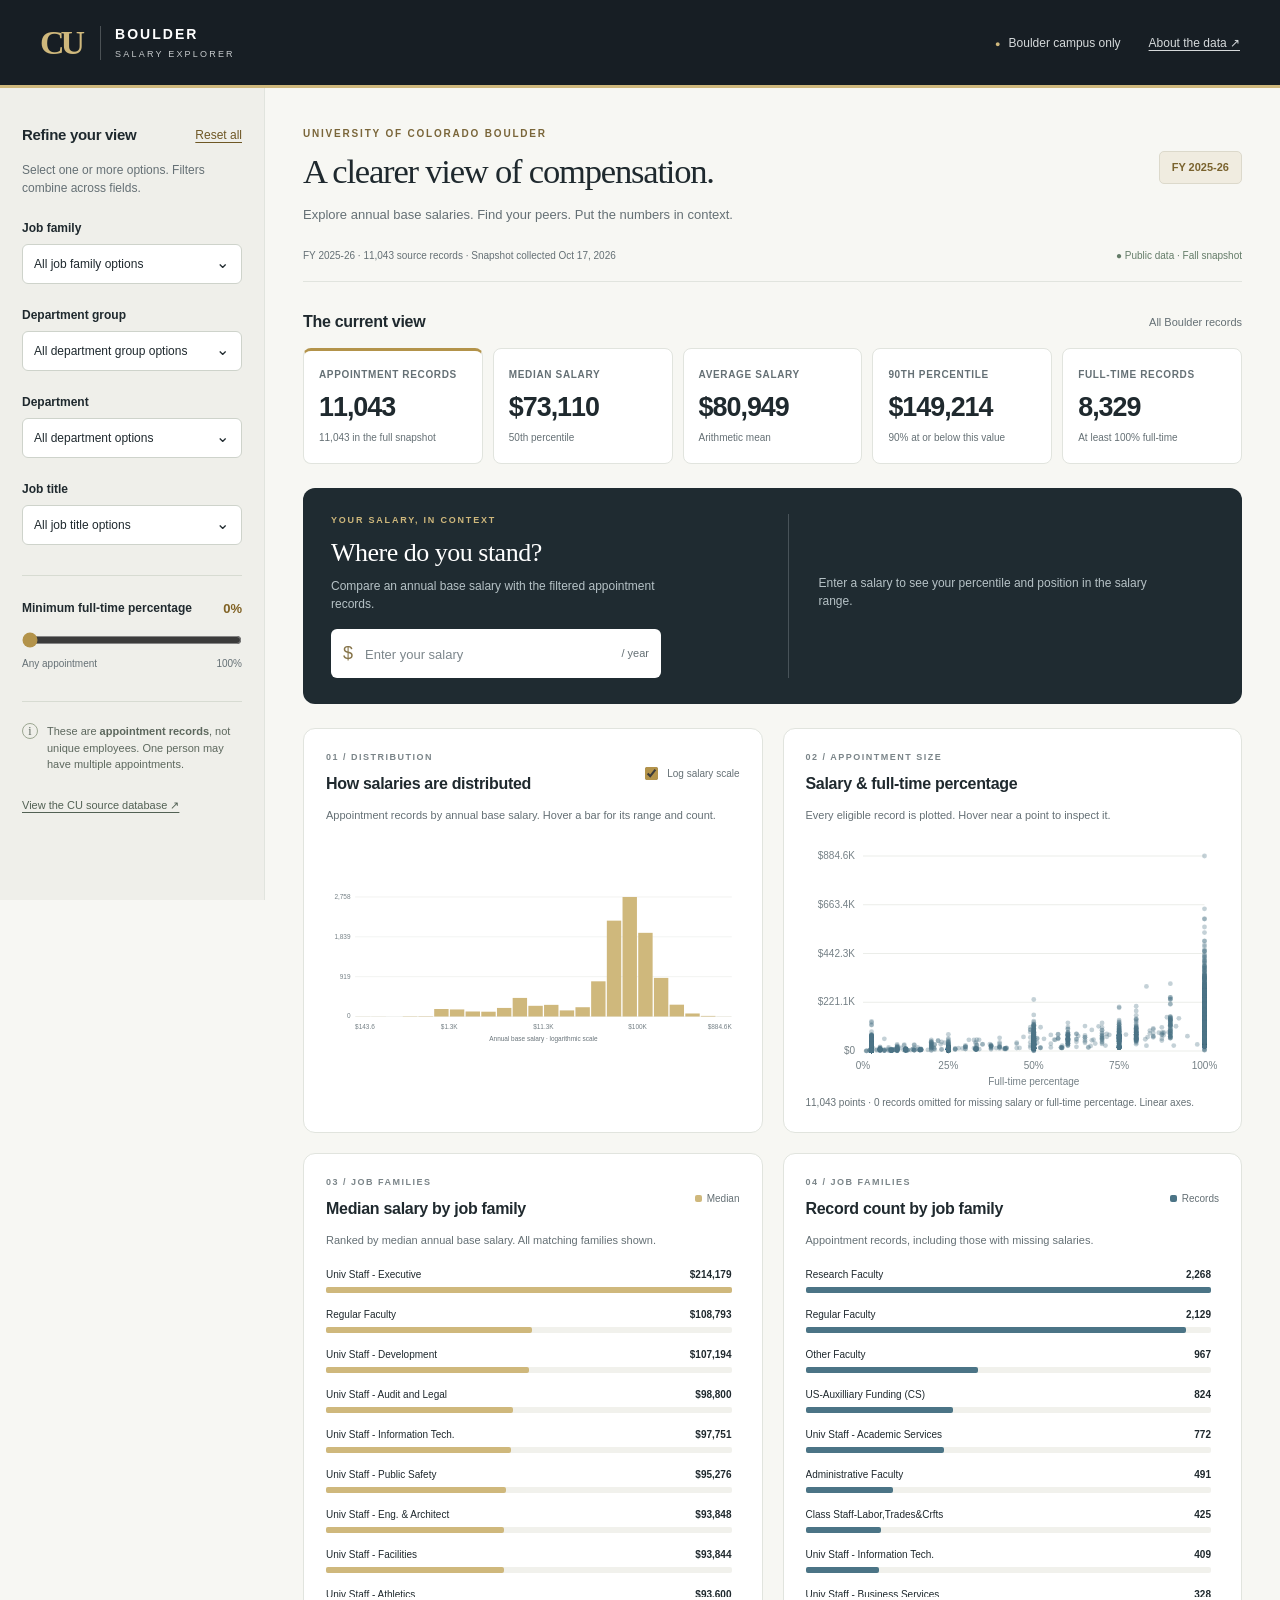
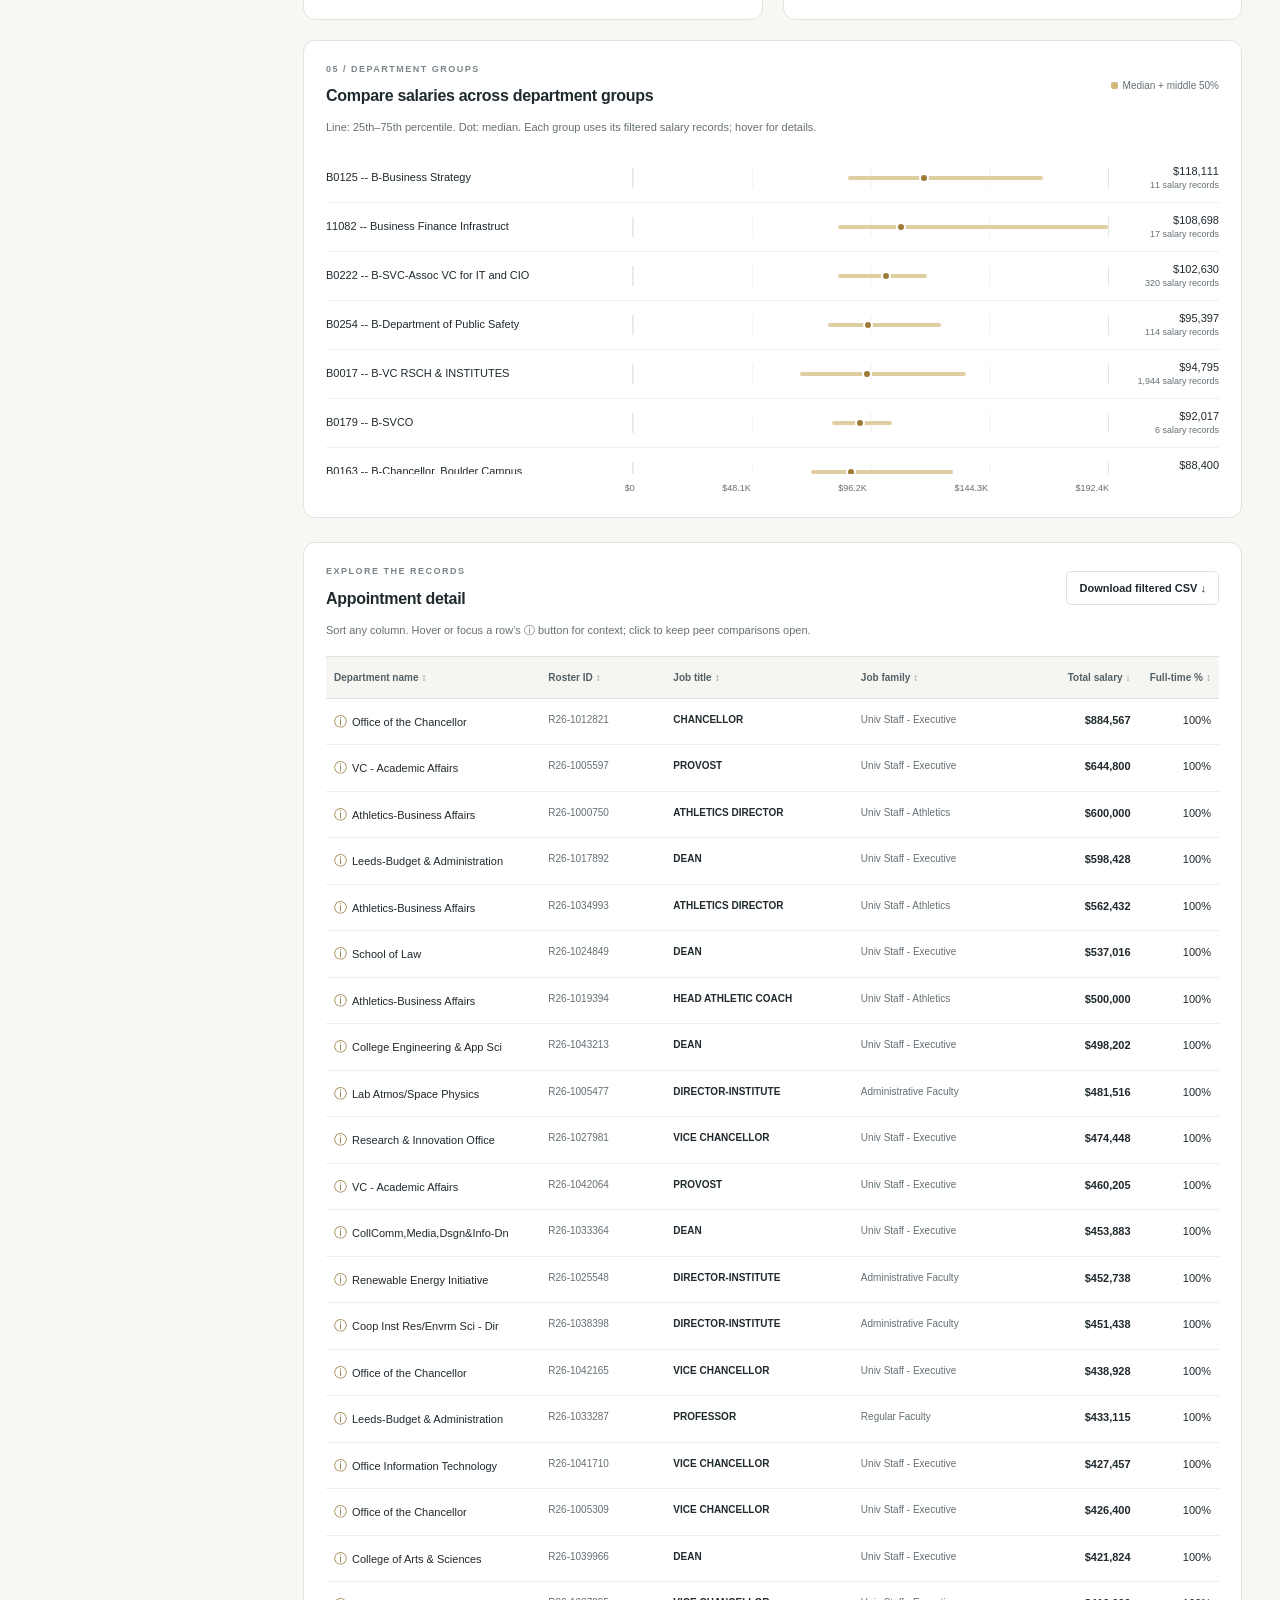
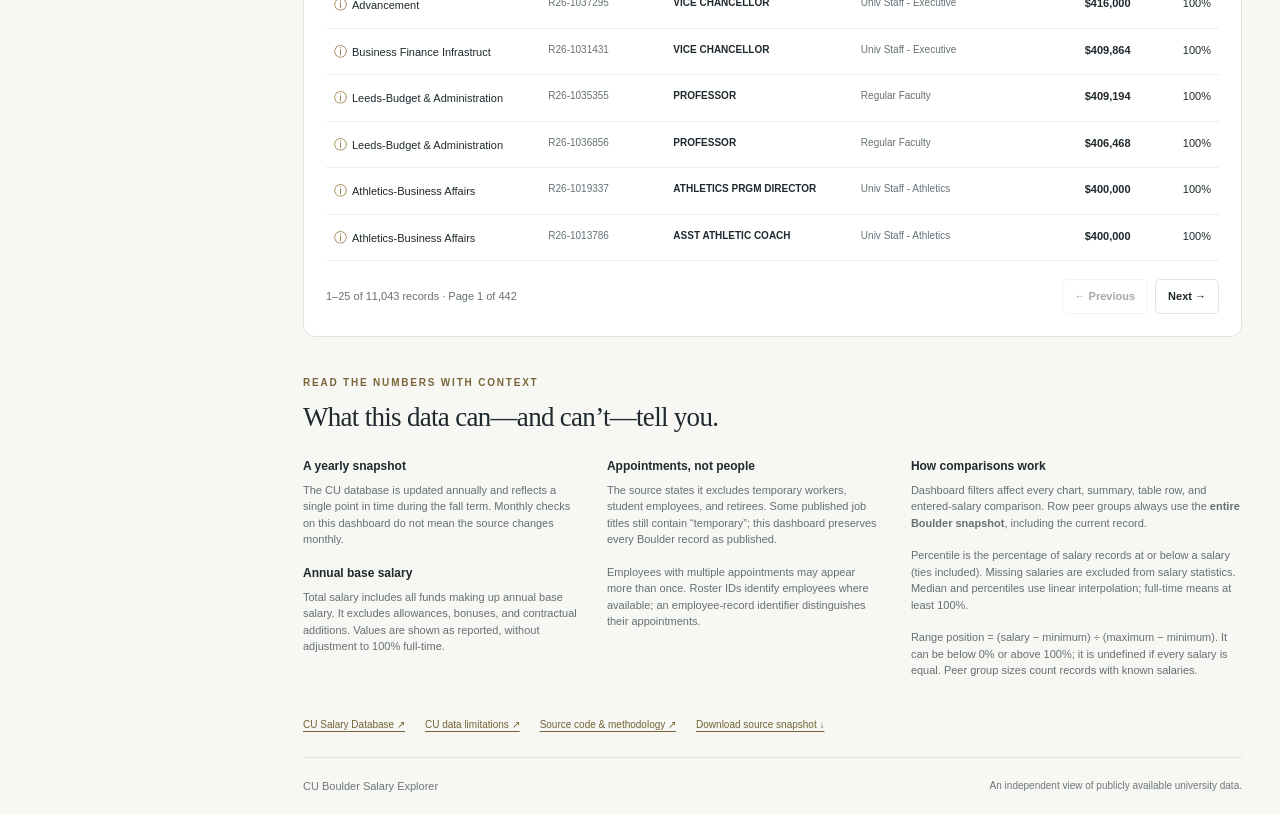
<file: index.html>
<!doctype html>
<html lang="en">
<head>
  <meta charset="utf-8"><meta name="viewport" content="width=device-width,initial-scale=1">
  <meta name="theme-color" content="#171e24">
  <meta name="description" content="Explore CU Boulder annual base salary records, compare appointments, and understand the data behind the numbers.">
  <title>CU Boulder · Salary Explorer</title>
  <link rel="icon" href="assets/favicon.svg" type="image/svg+xml">
  <link rel="stylesheet" href="assets/style.css">
  <script type="module" src="assets/app.js"></script>
</head>
<body>
<a class="skip" href="#main">Skip to dashboard</a>
<header class="topbar"><a class="brand" href="./"><span class="brand-mark">CU</span><span>BOULDER<span class="brand-sub">SALARY EXPLORER</span></span></a><div class="top-links"><span class="campus-dot">Boulder campus only</span><a href="#about">About the data ↗</a></div></header>
<div class="layout">
<aside class="sidebar" aria-label="Dashboard filters">
  <div class="sidebar-heading"><h2>Refine your view</h2><button id="reset" disabled class="text-button">Reset all</button></div>
  <p class="muted small">Select one or more options. Filters combine across fields.</p>
  <div id="filters"></div>
  <div class="minimum"><label for="minimum">Minimum full-time percentage <output id="minimum-value" for="minimum">0%</output></label><input id="minimum" disabled type="range" min="0" max="100" step="1" value="0"><div class="range-labels"><span>Any appointment</span><span>100%</span></div></div>
  <div class="sidebar-note"><span class="note-icon">i</span><p>These are <strong>appointment records</strong>, not unique employees. One person may have multiple appointments.</p></div>
  <a class="source-link" href="https://www.cu.edu/budget/cu-salary-database" target="_blank" rel="noopener">View the CU source database ↗</a>
</aside>
<main id="main" tabindex="-1">
  <div class="page-heading"><div><p class="eyebrow">UNIVERSITY OF COLORADO BOULDER</p><h1>A clearer view of compensation.</h1><p class="intro">Explore annual base salaries. Find your peers. Put the numbers in context.</p></div><span id="year" class="year-badge">Loading fiscal year…</span></div>
  <div class="snapshot-line"><span id="snapshot">Loading source data…</span><span class="live-label">● Public data · Fall snapshot</span></div>
  <div id="load-error" class="error" role="alert" hidden></div>
  <noscript><p class="error">Enable JavaScript to explore this dashboard. The full dataset is also available as <a href="data/salaries.json">JSON</a>.</p></noscript>
  <section class="overview" aria-labelledby="overview-title"><div class="section-heading"><h2 id="overview-title">The current view</h2><span id="active-summary" role="status" aria-live="polite">All Boulder records</span></div><div id="metrics" class="metrics" aria-busy="true"></div></section>
  <section class="salary-compare" aria-labelledby="compare-title"><div class="compare-copy"><p class="eyebrow">YOUR SALARY, IN CONTEXT</p><h2 id="compare-title">Where do you stand?</h2><p>Compare an annual base salary with the filtered appointment records.</p><label class="salary-input" for="your-salary"><span>$</span><input id="your-salary" disabled type="number" min="0" step="any" inputmode="decimal" placeholder="Enter your salary" aria-label="Your annual base salary in dollars"><span>/ year</span></label><span id="salary-validation" class="small" role="status"></span></div><div id="comparison" class="comparison-result" aria-live="polite"><p class="muted">Enter a salary to see your percentile and position in the salary range.</p></div></section>
  <div id="empty" class="empty" hidden><strong>No matching records</strong><p>Try fewer filter selections or a lower full-time percentage.</p><button id="empty-reset" class="button">Reset filters</button></div>
  <section class="chart-grid" aria-label="Salary visualizations">
    <article class="card distribution-card"><div class="card-heading"><div><p class="chart-number">01 / DISTRIBUTION</p><h2>How salaries are distributed</h2></div><label class="toggle"><input type="checkbox" id="log-scale" checked disabled>Log salary scale</label></div><p class="chart-description">Appointment records by annual base salary. Hover a bar for its range and count.</p><div id="distribution" class="chart-area"></div></article>
    <article class="card"><div class="card-heading"><div><p class="chart-number">02 / APPOINTMENT SIZE</p><h2>Salary & full-time percentage</h2></div></div><p class="chart-description">Every eligible record is plotted. Hover near a point to inspect it.</p><div class="scatter-wrap"><canvas id="scatter" width="700" height="260" role="img" aria-label="Salary versus full-time percentage; equivalent records are available in the table below."></canvas><span id="scatter-tip" class="chart-tooltip" hidden></span></div><p id="scatter-note" class="chart-footnote"></p></article>
    <article class="card"><div class="card-heading"><div><p class="chart-number">03 / JOB FAMILIES</p><h2>Median salary by job family</h2></div><span class="mini-key gold">Median</span></div><p class="chart-description">Ranked by median annual base salary. All matching families shown.</p><div id="family-median" class="bar-list" role="list"></div></article>
    <article class="card"><div class="card-heading"><div><p class="chart-number">04 / JOB FAMILIES</p><h2>Record count by job family</h2></div><span class="mini-key blue">Records</span></div><p class="chart-description">Appointment records, including those with missing salaries.</p><div id="family-count" class="bar-list" role="list"></div></article>
    <article class="card group-card"><div class="card-heading"><div><p class="chart-number">05 / DEPARTMENT GROUPS</p><h2>Compare salaries across department groups</h2></div><span class="mini-key gold">Median + middle 50%</span></div><p class="chart-description">Line: 25th–75th percentile. Dot: median. Each group uses its filtered salary records; hover for details.</p><div id="group-chart" class="group-list" role="list"></div><div id="group-axis" class="group-axis"></div></article>
  </section>
  <section class="card records-card" aria-labelledby="records-title"><div class="card-heading"><div><p class="chart-number">EXPLORE THE RECORDS</p><h2 id="records-title">Appointment detail</h2></div><button id="export" class="button secondary" disabled>Download filtered CSV ↓</button></div><p class="chart-description">Sort any column. Hover or focus a row’s ⓘ button for context; click to keep peer comparisons open.</p><div class="table-wrap"><table id="records"><caption class="sr-only">Filtered CU Boulder appointment records</caption><thead><tr></tr></thead><tbody></tbody></table></div><div class="pagination"><span id="page-label" role="status"></span><div><button id="previous" class="button secondary" disabled>← Previous</button><button id="next" class="button secondary" disabled>Next →</button></div></div></section>
  <section id="about" class="about" aria-labelledby="about-title"><p class="eyebrow">READ THE NUMBERS WITH CONTEXT</p><h2 id="about-title">What this data can—and can’t—tell you.</h2><div class="about-grid"><div><h3>A yearly snapshot</h3><p>The CU database is updated annually and reflects a single point in time during the fall term. Monthly checks on this dashboard do not mean the source changes monthly.</p><h3>Annual base salary</h3><p>Total salary includes all funds making up annual base salary. It excludes allowances, bonuses, and contractual additions. Values are shown as reported, without adjustment to 100% full-time.</p></div><div><h3>Appointments, not people</h3><p>The source states it excludes temporary workers, student employees, and retirees. Some published job titles still contain “temporary”; this dashboard preserves every Boulder record as published.</p><p>Employees with multiple appointments may appear more than once. Roster IDs identify employees where available; an employee-record identifier distinguishes their appointments.</p></div><div><h3>How comparisons work</h3><p>Dashboard filters affect every chart, summary, table row, and entered-salary comparison. Row peer groups always use the <strong>entire Boulder snapshot</strong>, including the current record.</p><p>Percentile is the percentage of salary records at or below a salary (ties included). Missing salaries are excluded from salary statistics. Median and percentiles use linear interpolation; full-time means at least 100%.</p><p>Range position = (salary − minimum) ÷ (maximum − minimum). It can be below 0% or above 100%; it is undefined if every salary is equal. Peer group sizes count records with known salaries.</p></div></div><div class="about-footer"><a href="https://www.cu.edu/budget/cu-salary-database" target="_blank" rel="noopener">CU Salary Database ↗</a><a href="https://www.cu.edu/employee-services/accountability-data-center" target="_blank" rel="noopener">CU data limitations ↗</a><a href="https://github.com/lcav1/cu-boulder-salary-explorer">Source code & methodology ↗</a><a href="data/salaries.json" download>Download source snapshot ↓</a></div></section>
  <footer>CU Boulder Salary Explorer <span>An independent view of publicly available university data.</span></footer>
</main></div>
<div id="peer-tooltip" class="peer-tooltip" role="tooltip" hidden></div>
</body></html>
</file>
<file: assets/style.css>
:root{--ink:#1f292e;--muted:#657075;--paper:#f7f7f3;--line:#e1e4de;--gold:#b3934a;--gold-light:#cfb87c;--blue:#4b7486;--white:#fff;--radius:12px}*{box-sizing:border-box}body{margin:0;background:var(--paper);color:var(--ink);font:14px/1.5 -apple-system,BlinkMacSystemFont,"Segoe UI",sans-serif}button,input{font:inherit}button,a,input{ -webkit-tap-highlight-color:transparent}button{cursor:pointer}a{color:inherit;text-underline-offset:3px}button:focus-visible,a:focus-visible,input:focus-visible,summary:focus-visible,main:focus-visible{outline:3px solid var(--blue);outline-offset:3px}button:disabled{opacity:.4;cursor:default}[hidden]{display:none!important}.topbar{height:88px;background:#171e24;color:#fff;display:flex;align-items:center;justify-content:space-between;padding:0 40px;border-bottom:3px solid var(--gold-light)}.brand{display:flex;gap:14px;align-items:center;text-decoration:none;font-size:14px;font-weight:750;letter-spacing:2px}.brand-mark{font:900 34px/1 Georgia,serif;color:var(--gold-light);letter-spacing:-4px;border-right:1px solid #4b5155;padding-right:19px}.brand-sub{display:block;font-size:9px;letter-spacing:2.2px;margin-top:3px;font-weight:500;color:#c6cacc}.top-links{display:flex;gap:28px;font-size:12px;color:#d5d9da}.campus-dot::before{content:'●';color:var(--gold-light);margin-right:8px;font-size:9px}.layout{display:grid;grid-template-columns:265px minmax(0,1fr);max-width:1800px;margin:auto}.sidebar{padding:33px 22px;border-right:1px solid var(--line);background:#efefea;align-self:start;position:sticky;top:0;max-height:100vh;overflow:auto;min-height:calc(100vh - 88px)}.sidebar-heading{display:flex;align-items:center;justify-content:space-between;gap:4px}.sidebar h2{font-size:15px;margin:0}.text-button{border:0;background:none;padding:5px 0;color:#6e5725;font-size:12px;text-decoration:underline;text-underline-offset:3px}.small{font-size:12px}.muted{color:var(--muted)}.filter{position:relative;margin:22px 0}.filter>label,.minimum>label{display:block;font-size:12px;font-weight:650;margin-bottom:7px}.filter summary{list-style:none;border:1px solid #ced3cb;background:#fff;border-radius:6px;padding:10px 28px 10px 11px;cursor:pointer;font-size:12px;min-height:40px;position:relative}.filter summary::-webkit-details-marker{display:none}.filter summary:after{content:'⌄';position:absolute;right:12px;font-size:16px;top:6px}.filter details[open]>summary{border-color:var(--gold)}.filter-menu{background:white;border:1px solid var(--line);padding:10px;margin-top:4px;border-radius:6px;box-shadow:0 8px 20px #17232d0a}.filter-menu input[type=search]{width:100%;border:1px solid var(--line);border-radius:4px;padding:8px;font-size:12px;margin-bottom:8px}.filter-options{max-height:210px;overflow:auto}.filter-option{display:flex;align-items:start;gap:6px;padding:6px 1px;font-size:11px;cursor:pointer}.filter-option input{accent-color:var(--gold);margin-top:3px}.no-options{font-size:12px;color:var(--muted)}.selection-count{color:#8a692b;font-size:11px;margin-top:5px}.minimum{margin-top:30px;border-top:1px solid #d7dbd2;padding-top:23px}.minimum output{float:right;color:#806224;font-size:13px}.minimum input{width:100%;accent-color:var(--gold);margin:8px 0}.range-labels{display:flex;justify-content:space-between;font-size:10px;color:var(--muted)}.sidebar-note{display:flex;gap:9px;border-top:1px solid #d7dbd2;margin-top:30px;padding-top:21px;font-size:11px;color:#5d685e}.sidebar-note p{margin:0}.note-icon{border:1px solid #9ca792;width:16px;height:16px;border-radius:50%;flex-shrink:0;text-align:center;font:12px/15px Georgia}.source-link{display:inline-block;margin-top:24px;font-size:11px;color:#526154}main{min-width:0;padding:38px 38px 0}.page-heading{display:flex;align-items:start;justify-content:space-between;gap:20px}.eyebrow{font-size:10px;letter-spacing:1.8px;font-weight:750;color:#7a663a;margin:0 0 10px}h1{font:400 clamp(28px,2.7vw,40px)/1.2 Georgia,"Times New Roman",serif;letter-spacing:-1.2px;margin:0 0 13px}h2{font-size:16px;letter-spacing:-.3px;margin:0;font-weight:650}.intro{color:var(--muted);font-size:13px;margin:0}.year-badge{flex-shrink:0;border:1px solid #dcd9cb;border-radius:5px;background:#f0ece0;color:#7a632e;padding:7px 12px;font-size:11px;font-weight:650;margin-top:25px}.snapshot-line{display:flex;justify-content:space-between;gap:15px;flex-wrap:wrap;color:var(--muted);font-size:10px;margin:23px 0 28px;padding-bottom:18px;border-bottom:1px solid var(--line)}.live-label{color:#647c68}.section-heading{display:flex;justify-content:space-between;align-items:center;gap:15px;margin-bottom:14px}.section-heading>span{font-size:11px;color:var(--muted)}.metrics{display:grid;grid-template-columns:repeat(5,minmax(0,1fr));gap:10px}.metric{border:1px solid var(--line);border-radius:8px;background:#fff;padding:18px 15px}.metric:first-child{border-top:3px solid var(--gold);padding-top:16px}.metric-label{font-size:10px;font-weight:650;color:var(--muted);text-transform:uppercase;letter-spacing:.65px}.metric-value{font-size:clamp(20px,2.1vw,30px);font-weight:650;letter-spacing:-1px;line-height:1.3;margin:8px 0 5px;font-variant-numeric:tabular-nums}.metric-note{font-size:10px;color:var(--muted)}.salary-compare{margin:24px 0;display:grid;grid-template-columns:1fr 1fr;gap:30px;border-radius:var(--radius);background:#1f2b31;color:#fff;padding:26px 28px}.salary-compare .eyebrow{color:var(--gold-light);font-size:9px}.salary-compare h2{font:26px/1.2 Georgia,serif;letter-spacing:-.5px}.salary-compare p:not(.eyebrow){font-size:12px;color:#b6c2c6;max-width:350px;margin:8px 0 16px}.salary-input{display:flex;align-items:center;gap:10px;background:#fff;color:var(--ink);border-radius:6px;padding:10px 12px;max-width:330px}.salary-input>span:first-child{color:#857348;font-size:18px}.salary-input>span:last-child{color:var(--muted);font-size:11px;white-space:nowrap}.salary-input input{width:100%;min-width:0;border:0;outline-offset:1px;font-size:18px;font-weight:550;background:transparent}.salary-input input::placeholder{font-size:13px;font-weight:400;color:#7c868b}.comparison-result{border-left:1px solid #485359;padding-left:30px;align-content:center}.compare-values{display:grid;grid-template-columns:1fr 1fr;gap:15px}.compare-values strong{font:32px/1.2 Georgia,serif;color:#e3d2a5}.compare-values span{display:block;color:#c7d0d1;font-size:11px;margin:5px 0}.range-track{height:5px;background:#536069;margin:20px 8px 6px;position:relative;border-radius:4px}.range-marker{position:absolute;top:-4px;width:3px;height:13px;background:var(--gold-light)}.range-labels.compare{color:#b6c2c6;font-size:10px}.comparison-result .range-description{margin-top:10px!important;margin-bottom:0!important;font-size:11px!important}.chart-grid{display:grid;grid-template-columns:1fr 1fr;gap:20px}.card{border:1px solid var(--line);background:#fff;border-radius:var(--radius);padding:22px;min-width:0}.card-heading{display:flex;justify-content:space-between;align-items:center;gap:12px}.chart-number{font-size:9px;letter-spacing:1.5px;color:#7b8589;margin:0 0 8px;font-weight:600}.chart-description{font-size:11px;color:var(--muted);margin:11px 0 18px}.toggle{font-size:10px;display:flex;gap:6px;align-items:center;white-space:nowrap;color:var(--muted)}.toggle input{accent-color:var(--gold)}.chart-area{height:245px}.chart-area svg{width:100%;height:100%;overflow:visible}.chart-area text{fill:#758086;font-size:10px}.chart-gridline{stroke:#ebede9;stroke-width:1}.histogram-bar{fill:var(--gold-light);transition:fill .1s}.histogram-bar:hover{fill:#91722f}.chart-axis-label{font-size:10px!important;fill:#69747a!important}.scatter-wrap{height:245px;position:relative}canvas{width:100%;height:245px;display:block}.chart-tooltip{position:absolute;background:#1e2a30;color:white;padding:8px 10px;border-radius:5px;font-size:10px;pointer-events:none;max-width:240px;z-index:2}.chart-footnote{font-size:10px;color:var(--muted);margin:8px 0 0;min-height:15px}.mini-key{font-size:10px;color:var(--muted);white-space:nowrap}.mini-key:before{content:'';display:inline-block;width:7px;height:7px;border-radius:2px;background:var(--gold-light);margin-right:5px}.mini-key.blue:before{background:var(--blue)}.bar-list{max-height:330px;overflow:auto;padding-right:8px;scrollbar-width:thin}.bar-row{margin:0 0 14px}.bar-label{display:flex;justify-content:space-between;gap:12px;font-size:10px;margin-bottom:5px}.bar-label span:first-child{overflow-wrap:anywhere}.bar-label strong{font-weight:600;white-space:nowrap;font-variant-numeric:tabular-nums}.bar-track{height:6px;background:#f1f1ec;border-radius:2px}.bar-fill{height:100%;min-width:1px;background:var(--gold-light);border-radius:2px}.bar-fill.blue{background:var(--blue)}.group-card{grid-column:1/-1}.group-list{max-height:320px;overflow:auto;scrollbar-width:thin}.group-row{display:grid;grid-template-columns:minmax(190px,32%) 1fr 90px;gap:20px;align-items:center;padding:9px 0;border-bottom:1px solid #f0f1ed;font-size:11px}.group-name{overflow-wrap:anywhere}.group-track{position:relative;height:20px;background:linear-gradient(to right,#f1f2ee 1px,transparent 1px);background-size:25% 100%;border-left:1px solid #e4e7de;border-right:1px solid #e4e7de}.group-iqr{position:absolute;top:8px;height:4px;background:#dfcea2;border-radius:3px;min-width:2px}.group-dot{position:absolute;top:5px;width:10px;height:10px;border:2px solid white;border-radius:50%;background:#9d7b34;transform:translateX(-50%)}.group-value{text-align:right;font-variant-numeric:tabular-nums}.group-value small{display:block;color:var(--muted);font-size:9px}.group-axis{display:flex;justify-content:space-between;margin:8px 110px 0 calc(32% + 13px);font-size:9px;color:var(--muted)}.records-card{margin-top:24px}.button{border:1px solid var(--ink);border-radius:5px;background:var(--ink);color:white;font-size:11px;padding:8px 12px;font-weight:550}.button.secondary{background:white;border-color:var(--line);color:var(--ink)}.button:hover:not(:disabled){filter:brightness(.94)}.table-wrap{width:100%}table{width:100%;border-collapse:collapse;table-layout:fixed;font-size:11px}th{text-align:left;padding:12px 8px;background:#f5f6f2;border-block:1px solid var(--line);font-weight:600;color:#536067}th:nth-child(1){width:24%}th:nth-child(2){width:14%}th:nth-child(3){width:21%}th:nth-child(4){width:18%}th:nth-child(5){width:14%}th:nth-child(6){width:9%}th button{padding:0;background:none;border:0;color:inherit;text-align:inherit;font-size:10px;font-weight:650;width:100%}th button span{color:#8b9597;margin-left:3px}th:nth-last-child(-n+2),td:nth-last-child(-n+2){text-align:right}td{padding:13px 8px;border-bottom:1px solid #edf0e9;vertical-align:top;overflow-wrap:anywhere}td:nth-child(2){font-size:10px;color:var(--muted)}td:nth-child(3){font-size:10px;font-weight:600}td:nth-child(4){color:var(--muted);font-size:10px}td:nth-child(5){font-weight:650;font-variant-numeric:tabular-nums;white-space:nowrap}tbody tr:hover,tbody tr:focus-within{background:#faf8f1}.info-button{border:0;background:none;padding:0 5px 0 0;color:#8e702f;font-size:13px}.pagination{display:flex;align-items:center;justify-content:space-between;gap:15px;padding-top:18px;font-size:11px;color:var(--muted)}.pagination>div{display:flex;gap:7px}.about{padding:38px 0 25px;border-bottom:1px solid var(--line)}.about>h2{font:27px/1.3 Georgia,serif;letter-spacing:-.7px}.about-grid{display:grid;grid-template-columns:1fr 1fr 1.2fr;gap:28px;margin:22px 0}.about h3{font-size:12px;margin:0 0 7px}.about p:not(.eyebrow){font-size:11px;color:var(--muted);margin:0 0 16px}.about-footer{display:flex;flex-wrap:wrap;gap:20px;font-size:10px;color:#746335}footer{padding:20px 0;font-size:11px;display:flex;justify-content:space-between;gap:20px;color:#6d7779}footer span{font-size:10px}.peer-tooltip{position:fixed;z-index:20;background:#202d34;color:#edf1f1;padding:20px;border:1px solid #516067;border-radius:10px;box-shadow:0 12px 50px #14222d33;width:440px;max-width:calc(100vw - 24px);max-height:calc(100vh - 24px);overflow:auto;font-size:11px}.peer-tooltip h3{font-size:14px;margin:0 24px 3px 0}.peer-tooltip .peer-meta{color:#c2cdd1;font-size:10px;margin:6px 0}.peer-tooltip .peer-group{border-top:1px solid #4b5960;padding-top:10px;margin-top:12px}.peer-group h4{font-size:11px;font-weight:600;margin:0 0 7px;color:#dfcea2}.peer-stats{display:grid;grid-template-columns:1fr 1fr;gap:6px 15px}.peer-stats span{color:#b6c2c9;font-size:10px}.peer-stats strong{color:#fff;float:right;font-weight:500}.peer-tooltip .peer-note{color:#b3c0c5;margin:12px 0 0;font-size:10px}.peer-close{position:absolute;right:12px;top:12px;border:0;background:none;color:white;font-size:17px;padding:1px 7px}.empty{border:1px dashed #c7cbbf;background:#fff;padding:30px;text-align:center;border-radius:8px;margin-bottom:24px}.empty p{color:var(--muted)}.error{padding:18px;border:1px solid #bd7272;background:#fff0ef;border-radius:7px;margin:15px 0}.sr-only,.skip:not(:focus){position:absolute;width:1px;height:1px;overflow:hidden;clip:rect(0,0,0,0);white-space:nowrap}.skip:focus{position:absolute;z-index:30;background:white;padding:12px}.chart-empty{display:grid;height:100%;min-height:100px;align-content:center;text-align:center;font-size:12px;color:var(--muted)}
@media(min-width:1550px){main{padding-inline:50px}.card{padding:26px}.metric{padding:20px}.metrics{gap:14px}}
@media(max-width:1150px){.layout{grid-template-columns:230px minmax(0,1fr)}main{padding:28px 24px 0}.sidebar{padding:28px 16px}.metrics{gap:7px}.metric{padding:14px 10px}.metric-label{font-size:8px}.metric-value{font-size:23px}.metric-note{font-size:9px}.page-heading{display:block}.year-badge{display:inline-block;margin-top:15px}.card{padding:18px}.card-heading{flex-wrap:wrap}.chart-grid{gap:15px}.salary-compare{gap:20px;padding:24px}.comparison-result{padding-left:20px}.about-grid{gap:20px}.group-row{gap:12px;grid-template-columns:35% 1fr 75px}.group-axis{margin-left:calc(35% + 8px);margin-right:87px}}
@media(max-width:800px){.topbar{padding:0 22px;height:76px}.top-links .campus-dot{display:none}.layout{display:block}.sidebar{position:static;max-height:none;min-height:0;border-right:0;border-bottom:1px solid var(--line);padding:20px 24px}.sidebar>.small{margin-bottom:0}#filters{display:grid;grid-template-columns:1fr 1fr;gap:12px}.filter{margin:12px 0 0}.filter-menu{position:absolute;z-index:10;width:100%;min-width:200px}.minimum{margin-top:16px;padding-top:15px}.sidebar-note,.source-link{display:none}main{padding:28px 24px 0}.metrics{grid-template-columns:repeat(5,minmax(0,1fr))}.metric-value{font-size:21px}.metric-label{font-size:8px}.salary-compare{gap:20px}.chart-grid{gap:16px}.chart-grid>.card{grid-column:1/-1}.about-grid{grid-template-columns:1fr 1fr}.about-grid>div:last-child{grid-column:1/-1}.metric-note{font-size:9px}.snapshot-line{margin:18px 0 22px}.page-heading{display:flex}.year-badge{margin-top:5px}.intro{font-size:12px}h1{font-size:31px}}
@media(max-width:520px){.topbar{padding:0 16px}.top-links{font-size:10px}.brand{font-size:12px;gap:10px}.brand-sub{font-size:8px}.brand-mark{font-size:30px;padding-right:14px}.sidebar{padding:18px 16px}main{padding:24px 16px 0}.page-heading{display:block}.year-badge{margin-top:14px}.snapshot-line{font-size:9px;gap:7px}.metrics{grid-template-columns:repeat(2,minmax(0,1fr));gap:8px}.metric:last-child{grid-column:1/-1;display:grid;grid-template-columns:1fr auto;align-items:center}.metric:last-child .metric-value{grid-column:2;grid-row:1/3;margin:0}.metric-value{font-size:26px}.metric-label{font-size:9px}.metric-note{font-size:10px}.salary-compare{grid-template-columns:1fr;padding:22px;gap:20px}.comparison-result{border-left:0;border-top:1px solid #485359;padding:20px 0 0}.salary-input{max-width:100%}.compare-values strong{font-size:29px}.card{padding:16px}.card h2{font-size:15px}.chart-description{font-size:10px}.group-row{grid-template-columns:40% 1fr 65px;gap:8px;font-size:10px}.group-axis{margin-left:calc(40% + 6px);margin-right:73px;font-size:8px}.group-value small{font-size:8px}.about-grid{grid-template-columns:1fr;gap:8px}.about-grid>div:last-child{grid-column:auto}.about>h2{font-size:25px}.about p:not(.eyebrow){font-size:12px}.about-footer{gap:14px}.records-card{padding:14px 10px}.records-card>.card-heading,.records-card>.chart-description{margin-inline:4px}.table-wrap{overflow:auto}table{min-width:600px}.pagination{align-items:start;font-size:10px;padding-inline:4px}.pagination>div{gap:4px}.pagination .button{padding:7px 8px;font-size:10px}footer{display:block}footer span{display:block;margin-top:4px}.peer-tooltip{font-size:10px}h1{font-size:32px}.section-heading{gap:8px}.section-heading>span{font-size:10px;max-width:48%;text-align:right}}
@media(prefers-reduced-motion:reduce){*{transition:none!important}}
@media(max-width:520px){.table-wrap{overflow:visible}table{display:block;min-width:0}thead,tbody{display:block}thead tr{display:grid;grid-template-columns:repeat(3,1fr);gap:5px;padding-bottom:12px}th,th:nth-child(n){display:block;width:auto;padding:7px 5px;border:1px solid var(--line);border-radius:4px;text-align:center}th button{font-size:9px}tbody tr{display:grid;grid-template-columns:1fr 1fr;gap:0 10px;border-top:1px solid var(--line);padding:8px 5px}td,td:nth-child(n){border:0;padding:6px 0;white-space:normal;text-align:left;font-size:11px}td::before{content:attr(data-label);display:block;color:var(--muted);font-size:9px;font-weight:400;margin-bottom:2px}td:first-child{grid-column:1/-1}td[colspan]{grid-column:1/-1}td[colspan]::before{display:none}}
</file>
